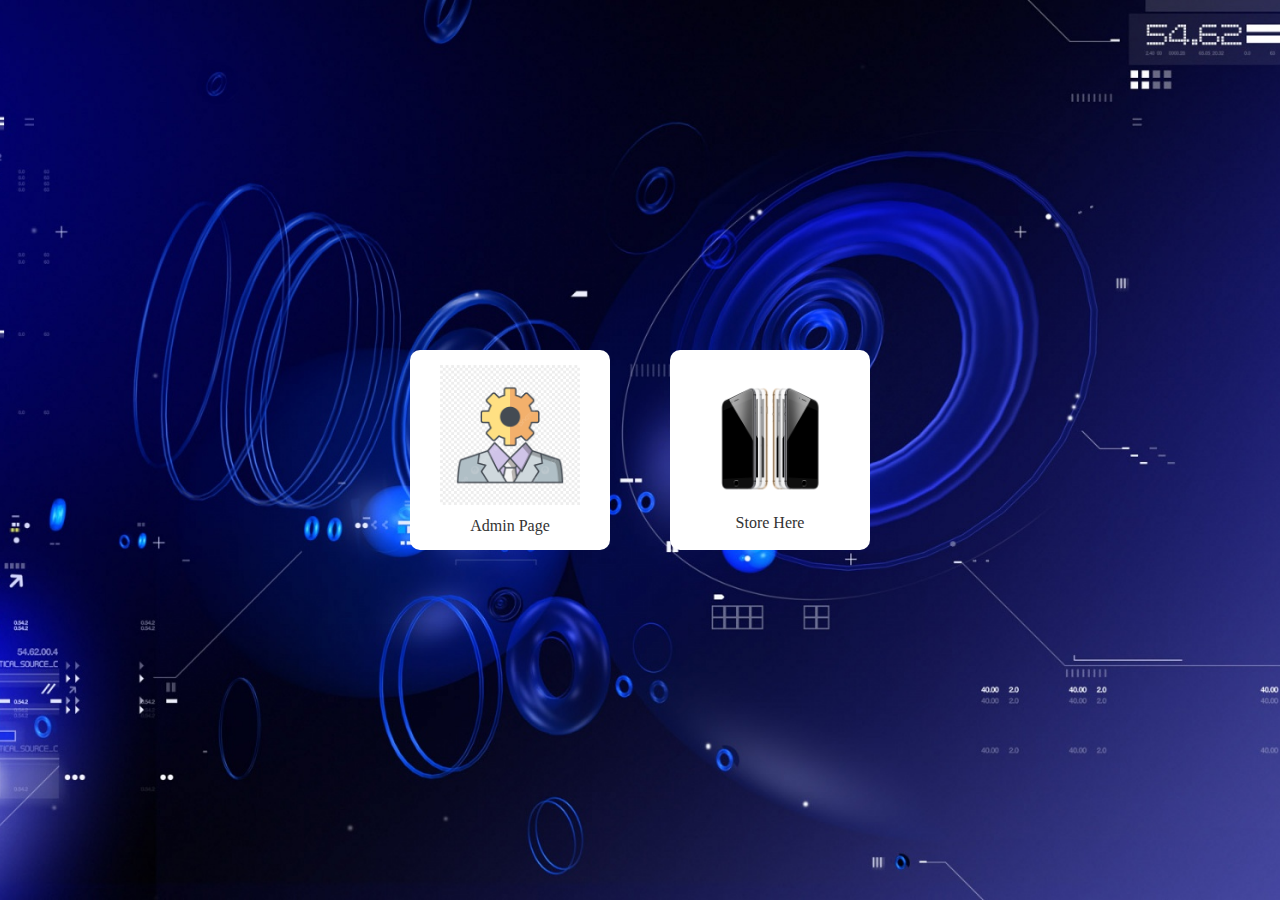
<file: index.html>
<!DOCTYPE html>
<html lang="en">
    <head>
        <meta charset="UTF-8" />
        <meta name="viewport" content="width=device-width, initial-scale=1.0" />
        <title>Shop - buôn bán</title>
        <link rel="stylesheet" href="./assets/css/reset.css" />
        <link rel="stylesheet" href="./assets/css/home.css" />
    </head>
    <body>
        <div
            class="home-page-wrapper"
            style="background-image: url('./assets/img/homebg.jpg')"
        >
            <a href="./admin/views/admin.html">
                <div class="left-content-home hover-border-11">
                    <img src="./assets/img/adminuser.jpg" alt="" />
                    <span></span>
                    <span>Admin Page</span>
                </div>
            </a>
            <a href="./customer/views/store.html">
                <div class="right-content-home hover-border-11">
                    <img src="./assets/img/store.png" alt="" />
                    <span>Store Here</span>
                </div>
            </a>
        </div>
    </body>
</html>
</file>
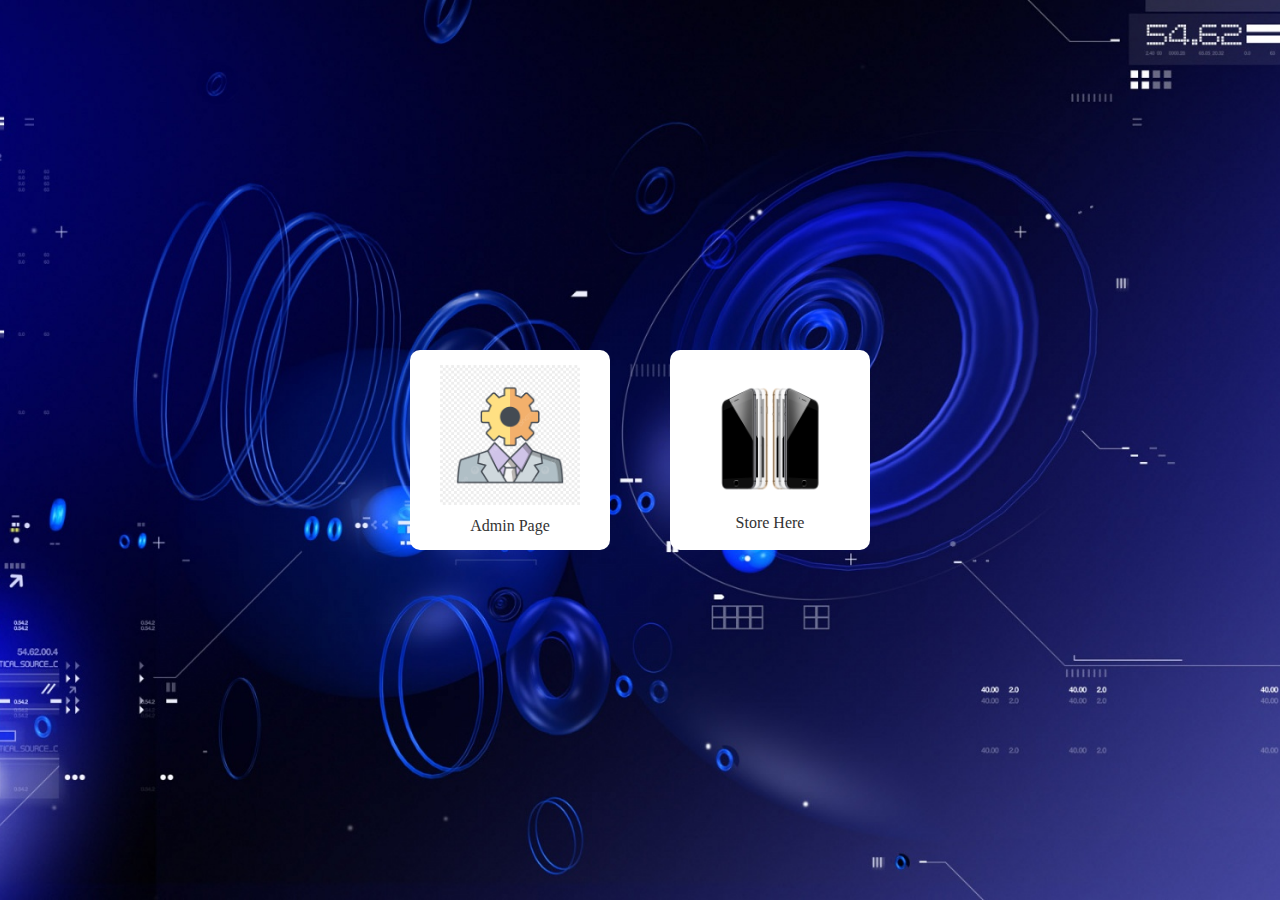
<file: assets/page/index.html>
<!DOCTYPE html>
<html lang="en">
    <head>
        <meta charset="UTF-8" />
        <meta name="viewport" content="width=device-width, initial-scale=1.0" />
        <title>Shop - buôn bán</title>
        <link rel="stylesheet" href="../css/reset.css" />
        <link rel="stylesheet" href="../css/home.css" />
    </head>
    <body>
        <div
            class="home-page-wrapper"
            style="background-image: url('../img/homebg.jpg')"
        >
            <a href="/assets/page/admin.html">
                <div class="left-content-home hover-border-11">
                    <img src="../img/adminuser.jpg" alt="" /> <span></span>
                    <span>Admin Page</span>
                </div>
            </a>
            <a href="../page/store.html">
                <div class="right-content-home hover-border-11">
                    <img src="../img/store.png" alt="" />
                    <span>Store Here</span>
                </div>
            </a>
        </div>
    </body>
</html>
</file>
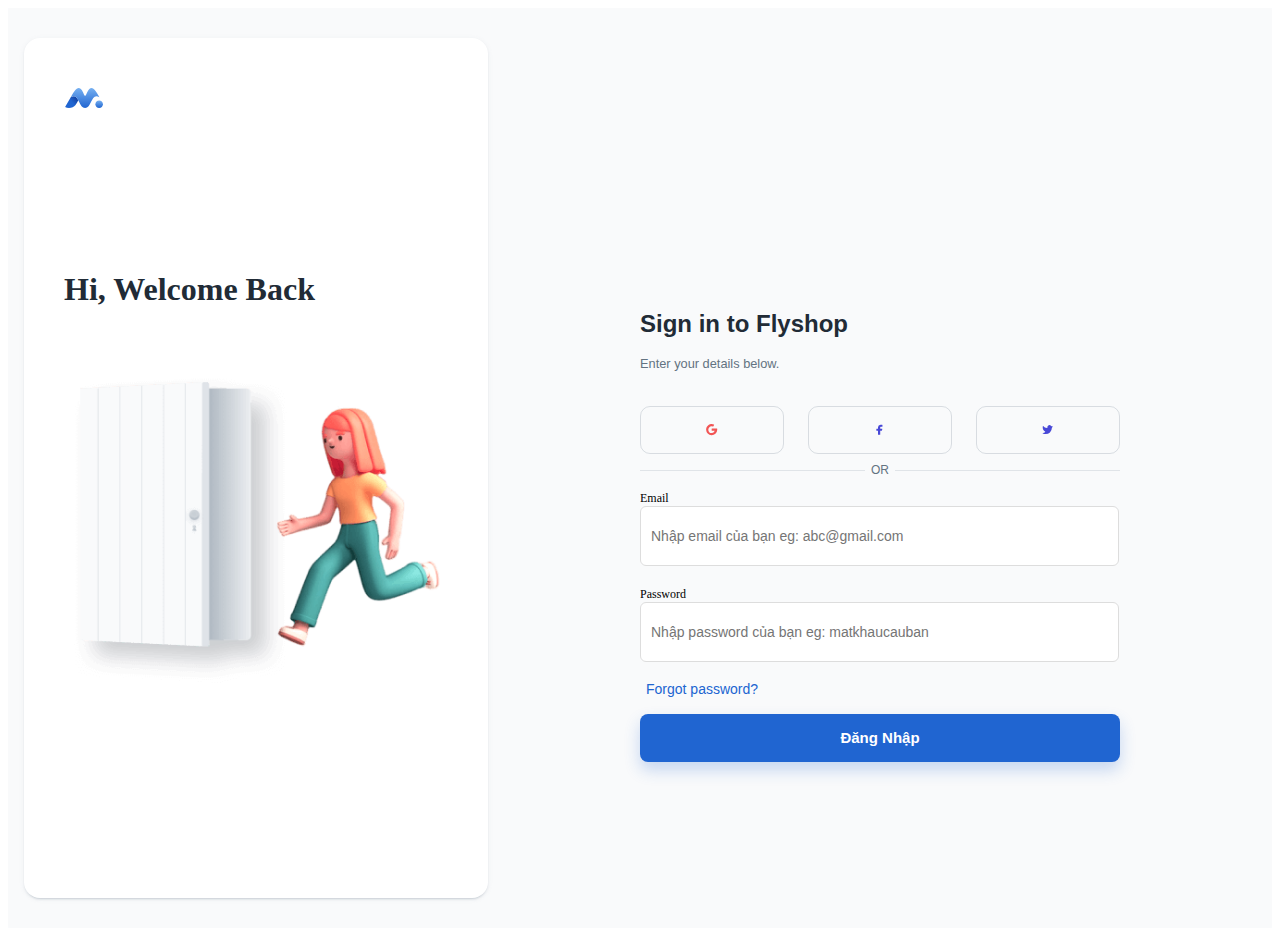
<file: login/login.html>
<!DOCTYPE html>
<html lang="en">
    <head>
        <meta charset="UTF-8" />
        <meta name="viewport" content="width=device-width, initial-scale=1.0" />
        <title>Login</title>
        <link rel="stylesheet" href="../assets/css/login.css" />
    </head>
    <body>
        <div class="auth-container">
            <div class="content-authentication">
                <div class="row-authentication">
                    <div class="col-0 jsx-lef-authentication">
                        <div class="content-left">
                            <a href="/"
                                ><svg
                                    xmlns="http://www.w3.org/2000/svg"
                                    width="100%"
                                    height="100%"
                                    viewBox="0 0 512 512"
                                >
                                    <defs>
                                        <linearGradient
                                            id="BG1"
                                            x1="100%"
                                            x2="50%"
                                            y1="9.946%"
                                            y2="50%"
                                        >
                                            <stop
                                                offset="0%"
                                                stop-color="#103996"
                                            ></stop>
                                            <stop
                                                offset="100%"
                                                stop-color="#2065D1"
                                            ></stop>
                                        </linearGradient>
                                        <linearGradient
                                            id="BG2"
                                            x1="50%"
                                            x2="50%"
                                            y1="0%"
                                            y2="100%"
                                        >
                                            <stop
                                                offset="0%"
                                                stop-color="#76B0F1"
                                            ></stop>
                                            <stop
                                                offset="100%"
                                                stop-color="#2065D1"
                                            ></stop>
                                        </linearGradient>
                                        <linearGradient
                                            id="BG3"
                                            x1="50%"
                                            x2="50%"
                                            y1="0%"
                                            y2="100%"
                                        >
                                            <stop
                                                offset="0%"
                                                stop-color="#76B0F1"
                                            ></stop>
                                            <stop
                                                offset="100%"
                                                stop-color="#2065D1"
                                            ></stop>
                                        </linearGradient>
                                    </defs>
                                    <g
                                        fill="#2065D1"
                                        fill-rule="evenodd"
                                        stroke="none"
                                        stroke-width="1"
                                    >
                                        <path
                                            fill="url(#BG1)"
                                            d="M183.168 285.573l-2.918 5.298-2.973 5.363-2.846 5.095-2.274 4.043-2.186 3.857-2.506 4.383-1.6 2.774-2.294 3.939-1.099 1.869-1.416 2.388-1.025 1.713-1.317 2.18-.95 1.558-1.514 2.447-.866 1.38-.833 1.312-.802 1.246-.77 1.18-.739 1.111-.935 1.38-.664.956-.425.6-.41.572-.59.8-.376.497-.537.69-.171.214c-10.76 13.37-22.496 23.493-36.93 29.334-30.346 14.262-68.07 14.929-97.202-2.704l72.347-124.682 2.8-1.72c49.257-29.326 73.08 1.117 94.02 40.927z"
                                        ></path>
                                        <path
                                            fill="url(#BG2)"
                                            d="M444.31 229.726c-46.27-80.956-94.1-157.228-149.043-45.344-7.516 14.384-12.995 42.337-25.267 42.337v-.142c-12.272 0-17.75-27.953-25.265-42.337C189.79 72.356 141.96 148.628 95.69 229.584c-3.483 6.106-6.828 11.932-9.69 16.996 106.038-67.127 97.11 135.667 184 137.278V384c86.891-1.611 77.962-204.405 184-137.28-2.86-5.062-6.206-10.888-9.69-16.994"
                                        ></path>
                                        <path
                                            fill="url(#BG3)"
                                            d="M450 384c26.509 0 48-21.491 48-48s-21.491-48-48-48-48 21.491-48 48 21.491 48 48 48"
                                        ></path>
                                    </g></svg
                            ></a>
                            <h3>Hi, Welcome Back</h3>
                            <img
                                src="../assets/img/illustration_login.c0c19451de920ff0d8bc.png"
                                alt="Bg"
                                loading="lazy"
                            />
                        </div>
                    </div>
                    <div class="jsx-right-authentication">
                        <div class="row-jax">
                            <div class="chuk-jax-auth login-jax">
                                <div class="title-authentication login">
                                    <h1>Sign in to Flyshop</h1>
                                    <p>Enter your details below.</p>
                                </div>
                                <div class="py-3 login-mildware">
                                    <button>
                                        <svg
                                            xmlns="http://www.w3.org/2000/svg"
                                            aria-hidden="true"
                                            role="img"
                                            class="MuiBox-root css-1xm97k1 iconify iconify--eva"
                                            sx="[object Object]"
                                            width="1em"
                                            height="1em"
                                            preserveAspectRatio="xMidYMid meet"
                                            viewBox="0 0 24 24"
                                        >
                                            <path
                                                fill="currentColor"
                                                d="M17.5 14a5.51 5.51 0 0 1-4.5 3.93a6.15 6.15 0 0 1-7-5.45A6 6 0 0 1 12 6a6.12 6.12 0 0 1 2.27.44a.5.5 0 0 0 .64-.21l1.44-2.65a.52.52 0 0 0-.23-.7A10 10 0 0 0 2 12.29A10.12 10.12 0 0 0 11.57 22A10 10 0 0 0 22 12.52v-2a.51.51 0 0 0-.5-.5h-9a.5.5 0 0 0-.5.5v3a.5.5 0 0 0 .5.5h5"
                                            ></path>
                                        </svg></button
                                    ><button>
                                        <svg
                                            xmlns="http://www.w3.org/2000/svg"
                                            aria-hidden="true"
                                            role="img"
                                            class="MuiBox-root css-1t0teiv iconify iconify--eva"
                                            sx="[object Object]"
                                            width="1em"
                                            height="1em"
                                            preserveAspectRatio="xMidYMid meet"
                                            viewBox="0 0 24 24"
                                        >
                                            <path
                                                fill="currentColor"
                                                d="M17 3.5a.5.5 0 0 0-.5-.5H14a4.77 4.77 0 0 0-5 4.5v2.7H6.5a.5.5 0 0 0-.5.5v2.6a.5.5 0 0 0 .5.5H9v6.7a.5.5 0 0 0 .5.5h3a.5.5 0 0 0 .5-.5v-6.7h2.62a.5.5 0 0 0 .49-.37l.72-2.6a.5.5 0 0 0-.48-.63H13V7.5a1 1 0 0 1 1-.9h2.5a.5.5 0 0 0 .5-.5Z"
                                            ></path>
                                        </svg></button
                                    ><button>
                                        <svg
                                            xmlns="http://www.w3.org/2000/svg"
                                            aria-hidden="true"
                                            role="img"
                                            class="MuiBox-root css-32732k iconify iconify--eva"
                                            sx="[object Object]"
                                            width="1em"
                                            height="1em"
                                            preserveAspectRatio="xMidYMid meet"
                                            viewBox="0 0 24 24"
                                        >
                                            <path
                                                fill="currentColor"
                                                d="M8.08 20A11.07 11.07 0 0 0 19.52 9A8.09 8.09 0 0 0 21 6.16a.44.44 0 0 0-.62-.51a1.88 1.88 0 0 1-2.16-.38a3.89 3.89 0 0 0-5.58-.17A4.13 4.13 0 0 0 11.49 9C8.14 9.2 5.84 7.61 4 5.43a.43.43 0 0 0-.75.24a9.68 9.68 0 0 0 4.6 10.05A6.73 6.73 0 0 1 3.38 18a.45.45 0 0 0-.14.84A11 11 0 0 0 8.08 20"
                                            ></path>
                                        </svg>
                                    </button>
                                </div>
                                <div class="text-center jsx-or-options">
                                    <b></b><span>or</span><b></b>
                                </div>
                                <div class="jsx-parents-input-and-label">
                                    <label>Email</label
                                    ><input
                                        id="login-email"
                                        class="jsx-input-authentication"
                                        placeholder="Nhập email của bạn eg: abc@gmail.com"
                                    />
                                </div>
                                <div class="jsx-parents-input-and-label login">
                                    <label>Password</label
                                    ><input
                                        id="login-password"
                                        type="password"
                                        class="jsx-input-authentication"
                                        placeholder="Nhập password của bạn eg: matkhaucauban"
                                    />
                                </div>
                                <div
                                    class="py-1 d-flex justify-content-end forgot-pass"
                                >
                                    <button>Forgot password?</button>
                                </div>
                                <div
                                    class="text-center button-submit-jsx login"
                                >
                                    <button>Đăng nhập</button>
                                </div>
                            </div>
                        </div>
                    </div>
                </div>
            </div>
        </div>
        <script src="../assets/js/login.js"></script>
    </body>
</html>
</file>
<file: assets/css/home.css>
.home-page-wrapper {
  background-position: center;
  background-repeat: no-repeat;
  background-size: cover;
  width: 100%;
  height: 100vh;
  display: flex;
  justify-content: center;
  align-items: center;
  gap: 60px;
  color: #333;
}
@media (max-width: 575.98px) {
  .home-page-wrapper {
    flex-direction: column;
  }
  .home-page-wrapper div {
    width: 300px;
    height: 300px;
  }
}
.home-page-wrapper a {
  text-decoration: none;
  color: currentColor;
}
.home-page-wrapper a div {
  width: 200px;
  height: 200px;
  background-color: #fff;
  display: flex;
  justify-content: center;
  align-items: center;
  flex-direction: column;
  gap: 6px;
  border-radius: 10px;
  cursor: pointer;
}
.home-page-wrapper a div img {
  width: 70%;
  height: 70%;
}
.home-page-wrapper a div:hover span {
  color: #ee4d2d;
}/*# sourceMappingURL=home.css.map */
</file>
<file: assets/css/login.css>
.auth-container {
  position: relative;
  top: 0;
  right: 0;
  left: 0;
  bottom: 0;
  min-height: 100vh;
  display: flex;
  justify-content: center;
  align-items: center;
  -webkit-box-align: center;
  background-color: #707774;
  z-index: 100000000000000000000000000;
  background-color: rgb(245, 250, 255);
}
.auth-container .wrapper-jax {
  width: 100%;
  overflow: hidden;
}
.auth-container .content-authentication {
  width: 100%;
  border-radius: 2px;
  overflow: hidden;
  height: 100%;
  position: relative;
  background-color: #fff;
  box-shadow: 1px 1px 10px 1px rgba(0, 0, 0, 0.003);
}
@media (max-width: 800px) {
  .auth-container .content-authentication {
    min-height: auto;
  }
}
@media (max-width: 576px) {
  .auth-container .content-authentication {
    width: 100%;
    height: 100%;
  }
}
.auth-container .content-authentication .nav-authentication {
  position: absolute;
  right: 10px;
  top: 10px;
  border: none;
  outline: none;
  border-radius: 50%;
  background-color: #f5bd4f;
  height: 20px;
  width: 20px;
  display: inline-flex;
  justify-content: center;
  align-items: center;
  font-size: 0px;
  -webkit-box-align: center;
  text-decoration: none;
  cursor: pointer;
  color: rgb(22, 24, 35);
  z-index: 10000000000000000000000000;
}
.auth-container .content-authentication .nav-authentication:hover {
  font-size: 9px;
}
.auth-container .content-authentication .nav-authentication.vi {
  right: 40px;
}
.auth-container .content-authentication .nav-authentication.en {
  right: 64px;
  margin: 0 6px;
}
@media (max-width: 800px) {
  .auth-container .content-authentication .nav-authentication {
    font-size: 9px;
  }
}
.auth-container .content-authentication .row-authentication {
  min-height: 100vh;
  display: flex;
  background-color: rgb(249, 250, 251);
  overflow: hidden;
}
.auth-container .content-authentication .row-authentication .jsx-lef-authentication {
  background-color: rgb(255, 255, 255);
  color: rgb(33, 43, 54);
  transition: box-shadow 300ms cubic-bezier(0.4, 0, 0.2, 1) 0ms;
  background-image: none;
  overflow: hidden;
  box-shadow: rgba(145, 158, 171, 0.2) 0px 3px 1px -2px, rgba(145, 158, 171, 0.14) 0px 2px 2px 0px, rgba(145, 158, 171, 0.12) 0px 1px 5px 0px;
  border-radius: 16px;
  position: relative;
  z-index: 0;
  width: 100%;
  max-width: 464px;
  display: flex;
  flex-direction: column;
  -webkit-box-pack: center;
  justify-content: center;
  margin: 30px 0px 30px 16px;
  position: relative;
  flex-shrink: 0;
}
@media (max-width: 576px) {
  .auth-container .content-authentication .row-authentication .jsx-lef-authentication {
    display: none;
  }
}
.auth-container .content-authentication .row-authentication .jsx-lef-authentication .content-left {
  padding: 10px;
}
.auth-container .content-authentication .row-authentication .jsx-lef-authentication .content-left svg {
  width: 40px;
  height: 40px;
  position: absolute;
  top: 40px;
  left: 40px;
}
.auth-container .content-authentication .row-authentication .jsx-lef-authentication .content-left h3 {
  font-size: 32px;
  font-weight: 600;
  padding: 0px 30px 10px 30px;
}
.auth-container .content-authentication .row-authentication .jsx-lef-authentication .content-left img {
  padding-top: 10px;
  max-width: 100%;
}
.auth-container .content-authentication .row-authentication .jsx-right-authentication {
  overflow: hidden;
  padding-top: 10px;
  padding-bottom: 10px;
  position: relative;
  flex: 1;
  display: flex;
  justify-content: center;
  background-color: transparent;
  overflow: hidden;
}
.auth-container .content-authentication .row-authentication .jsx-right-authentication .jax-sd {
  position: absolute;
  top: 60px;
  right: 40px;
  font-family: "Public Sans", sans-serif;
  font-weight: 400;
  font-size: 12px;
}
.auth-container .content-authentication .row-authentication .jsx-right-authentication .jax-sd a {
  font-family: "Public Sans", sans-serif;
  color: rgb(32, 101, 209);
  font-size: 12px;
  text-decoration: underline rgba(32, 101, 209, 0.4);
}
.auth-container .content-authentication .row-authentication .jsx-right-authentication .title-authentication {
  text-align: start;
  margin-bottom: 20px;
  margin-top: 40px;
}
@media (max-width: 1200px) {
  .auth-container .content-authentication .row-authentication .jsx-right-authentication .title-authentication {
    margin-bottom: 10px;
    margin-top: 20px;
  }
}
.auth-container .content-authentication .row-authentication .jsx-right-authentication .title-authentication h1 {
  font-size: 1.5rem;
  overflow: hidden;
  font-family: "Public Sans", sans-serif;
  font-weight: 600;
  color: rgb(33, 43, 54);
}
.auth-container .content-authentication .row-authentication .jsx-right-authentication .title-authentication p {
  margin: 0px 0px 12px;
  line-height: 1.5;
  font-size: 0.8rem;
  font-family: "Public Sans", sans-serif;
  font-weight: 400;
  color: rgb(99, 115, 129);
}
.auth-container .content-authentication .row-authentication .jsx-right-authentication .row-jax {
  padding-left: 24px;
  padding-right: 24px;
  max-width: 600px;
  min-height: 100vh;
  overflow: hidden;
  display: flex;
  justify-content: center;
  align-items: center;
}
.auth-container .content-authentication .row-authentication .jsx-right-authentication .row-jax .chuk-jax-auth {
  max-width: 480px;
  width: 480px;
  margin: auto;
  height: 100%;
  padding: 40px 0;
  display: flex;
  flex-direction: column;
  justify-content: center;
}
@media (max-width: 1200px) {
  .auth-container .content-authentication .row-authentication .jsx-right-authentication .row-jax .chuk-jax-auth {
    padding: 16px 0;
  }
}
@media (max-width: 576px) {
  .auth-container .content-authentication .row-authentication .jsx-right-authentication .row-jax .chuk-jax-auth {
    width: 300px;
  }
}
.auth-container .content-authentication .row-authentication .jsx-right-authentication .row-jax .chuk-jax-auth .forgot-pass button {
  font-family: "Public Sans", sans-serif;
  color: rgb(32, 101, 209);
  text-decoration: none;
  border: none;
  outline: none;
  background-color: transparent;
  font-size: 14px;
}
.auth-container .content-authentication .row-authentication .jsx-right-authentication .row-jax .chuk-jax-auth .forgot-pass button:hover {
  text-decoration: underline;
}
.auth-container .content-authentication .row-authentication .jsx-right-authentication .row-jax .login-mildware {
  display: flex;
  justify-content: space-between;
}
.auth-container .content-authentication .row-authentication .jsx-right-authentication .row-jax .login-mildware button {
  height: 48px;
  border: none;
  outline: none;
  width: 30%;
  display: flex;
  justify-content: center;
  align-items: center;
  border-radius: 10px;
  border: 1px solid rgba(145, 158, 171, 0.32);
  background-color: transparent;
  transition: background-color 250ms cubic-bezier(0.4, 0, 0.2, 1) 0ms, box-shadow 250ms cubic-bezier(0.4, 0, 0.2, 1) 0ms, border-color 250ms cubic-bezier(0.4, 0, 0.2, 1) 0ms, color 250ms cubic-bezier(0.4, 0, 0.2, 1) 0ms;
  color: rgb(72, 72, 215);
}
@media (max-width: 1200px) {
  .auth-container .content-authentication .row-authentication .jsx-right-authentication .row-jax .login-mildware button {
    height: 44px;
  }
}
.auth-container .content-authentication .row-authentication .jsx-right-authentication .row-jax .login-mildware button:hover {
  background-color: rgba(145, 158, 171, 0.08);
}
.auth-container .content-authentication .row-authentication .jsx-right-authentication .row-jax .login-mildware button:first-child {
  color: rgb(242, 85, 85);
}
.auth-container .content-authentication .row-authentication .jsx-right-authentication .jsx-parents-input-and-label {
  margin-bottom: 1rem;
  position: relative;
  overflow: hidden;
  width: 100%;
}
.auth-container .content-authentication .row-authentication .jsx-right-authentication .jsx-parents-input-and-label .show-password {
  position: absolute;
  z-index: 1000000000000000000000000000000;
  right: 24px;
  cursor: pointer;
  top: 45%;
  cursor: pointer;
  width: 36px;
  height: 36px;
  border-radius: 50%;
  display: flex;
  justify-content: center;
  align-items: center;
  background-color: rgba(99, 115, 129, 0.06);
  transition: background-color 150ms cubic-bezier(0.4, 0, 0.2, 1) 0ms;
}
.auth-container .content-authentication .row-authentication .jsx-right-authentication .jsx-parents-input-and-label .show-password.register {
  right: 26px;
}
.auth-container .content-authentication .row-authentication .jsx-right-authentication .jsx-parents-input-and-label .show-password:hover {
  background-color: rgba(99, 115, 129, 0.08);
}
.auth-container .content-authentication .row-authentication .jsx-right-authentication .jsx-parents-input-and-label label {
  font-size: 12px;
  margin-top: 2px;
}
.auth-container .content-authentication .row-authentication .jsx-right-authentication .jsx-parents-input-and-label span {
  color: red;
  font-size: 10px;
  padding: 3px 4px 0 0;
  margin: 0;
  display: -webkit-box;
  -webkit-box-orient: vertical;
  -webkit-line-clamp: 1;
  overflow: hidden;
}
.auth-container .content-authentication .row-authentication .jsx-right-authentication .jsx-input-authentication {
  border: none;
  outline: none;
  border: 0.3px solid #ddd;
  margin-bottom: 2px;
  font-size: 14px;
  height: 56px;
  width: 465px;
  font-family: "Public Sans", sans-serif;
  border-radius: 6px;
  padding-left: 10px;
}
@media (max-width: 576px) {
  .auth-container .content-authentication .row-authentication .jsx-right-authentication .jsx-input-authentication {
    width: 278px;
  }
}
@media (max-width: 1200px) {
  .auth-container .content-authentication .row-authentication .jsx-right-authentication .jsx-input-authentication {
    height: 48px;
  }
}
.auth-container .content-authentication .row-authentication .jsx-right-authentication .jsx-input-authentication:focus-within {
  border: 1px solid red;
}
.auth-container .content-authentication .row-authentication .jsx-right-authentication .button-submit-jsx {
  margin-top: 16px;
}
.auth-container .content-authentication .row-authentication .jsx-right-authentication .button-submit-jsx button {
  display: inline-flex;
  -webkit-box-align: center;
  align-items: center;
  -webkit-box-pack: center;
  justify-content: center;
  position: relative;
  box-sizing: border-box;
  -webkit-tap-highlight-color: transparent;
  outline: 0px;
  border: 0px;
  margin: 0px;
  cursor: pointer;
  user-select: none;
  vertical-align: middle;
  appearance: none;
  text-decoration: none;
  font-weight: 700;
  line-height: 1.71429;
  font-size: 0.9375rem;
  text-transform: capitalize;
  font-family: "Public Sans", sans-serif;
  min-width: 64px;
  padding: 8px 22px;
  border-radius: 8px;
  color: rgb(255, 255, 255);
  background-color: rgb(32, 101, 209);
  width: 100%;
  box-shadow: rgba(32, 101, 209, 0.24) 0px 8px 16px 0px;
  height: 48px;
  transition: background-color 250ms cubic-bezier(0.4, 0, 0.2, 1) 0ms, box-shadow 250ms cubic-bezier(0.4, 0, 0.2, 1) 0ms, border-color 250ms cubic-bezier(0.4, 0, 0.2, 1) 0ms;
}
@media (max-width: 1200px) {
  .auth-container .content-authentication .row-authentication .jsx-right-authentication .button-submit-jsx button {
    height: 44px;
  }
}
.auth-container .content-authentication .row-authentication .jsx-right-authentication .button-submit-jsx button:hover {
  text-decoration: none;
  background-color: rgb(16, 57, 150);
  box-shadow: none;
}
.auth-container .content-authentication .row-authentication .jsx-right-authentication .jsx-or-options {
  display: flex;
  justify-content: center;
  align-items: center;
  padding: 10px 0;
}
.auth-container .content-authentication .row-authentication .jsx-right-authentication .jsx-or-options b {
  height: 0.5px;
  background-color: rgba(145, 158, 171, 0.24);
  flex: 1;
}
.auth-container .content-authentication .row-authentication .jsx-right-authentication .jsx-or-options span {
  height: 14px;
  line-height: 12px;
  font-size: 12px;
  padding: 0 6px;
  font-family: "Public Sans", sans-serif;
  font-weight: 400;
  color: rgb(99, 115, 129);
  text-transform: uppercase;
}
.auth-container .content-authentication .row-authentication .jsx-right-authentication .jsx-sign-with-google {
  font-size: 14px;
  padding: 10px 0;
}
.auth-container .content-authentication .row-authentication .jsx-right-authentication .jsx-sign-with-google svg {
  width: 30px;
  height: 30px;
}
.auth-container .content-authentication .row-authentication .jsx-right-authentication .jsx-sign-with-google span {
  display: flex;
  justify-content: center;
  align-items: center;
  cursor: pointer;
  line-height: 30px;
}
.auth-container .content-authentication .row-authentication .jsx-right-authentication .jsx-switch-login-register {
  font-size: 14px;
}
.auth-container .content-authentication .row-authentication .jsx-right-authentication .jsx-switch-login-register span {
  display: inline-flex;
  justify-content: center;
  align-items: center;
}
.auth-container .content-authentication .row-authentication .jsx-right-authentication .jsx-switch-login-register button {
  padding: 0;
  margin: 0;
  font-size: 14px;
  margin-left: 4px;
  border: none !important;
  background-color: transparent;
  color: rgb(86, 86, 248);
  text-decoration: underline;
}
.auth-container .content-authentication .register-jax {
  display: flex;
  justify-content: space-between;
  flex-wrap: wrap;
}
.auth-container .content-authentication .register-jax .c-6 {
  width: 48%;
  max-width: 48%;
}
.auth-container .content-authentication .register-jax .c-12 {
  width: 100%;
}/*# sourceMappingURL=login.css.map */
</file>
